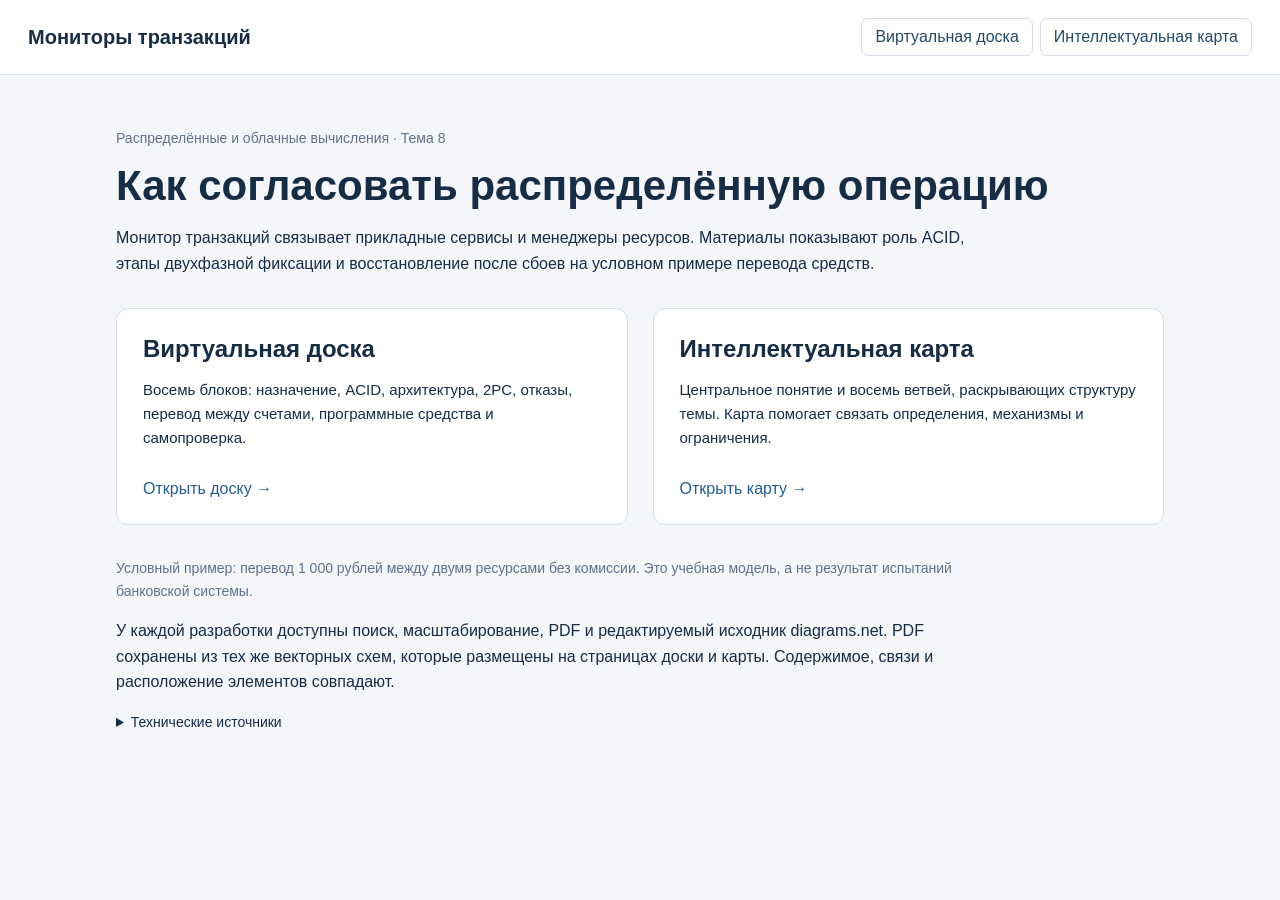
<file: index.html>
<!doctype html><html lang="ru"><head><meta charset="utf-8"><meta name="viewport" content="width=device-width,initial-scale=1"><title>Мониторы транзакций — учебные материалы</title><link rel="stylesheet" href="style.css"></head><body><header><strong>Мониторы транзакций</strong><nav><a href="board.html">Виртуальная доска</a><a href="mindmap.html">Интеллектуальная карта</a></nav></header><main class="overview"><div class="eyebrow">Распределённые и облачные вычисления · Тема 8</div><h1>Как согласовать распределённую операцию</h1><p>Монитор транзакций связывает прикладные сервисы и менеджеры ресурсов. Материалы показывают роль ACID, этапы двухфазной фиксации и восстановление после сбоев на условном примере перевода средств.</p><div class="choices"><a class="choice" href="board.html"><h2>Виртуальная доска</h2><p>Восемь блоков: назначение, ACID, архитектура, 2PC, отказы, перевод между счетами, программные средства и самопроверка.</p><span>Открыть доску →</span></a><a class="choice" href="mindmap.html"><h2>Интеллектуальная карта</h2><p>Центральное понятие и восемь ветвей, раскрывающих структуру темы. Карта помогает связать определения, механизмы и ограничения.</p><span>Открыть карту →</span></a></div><p class="meta">Условный пример: перевод 1 000 рублей между двумя ресурсами без комиссии. Это учебная модель, а не результат испытаний банковской системы.</p><p>У каждой разработки доступны поиск, масштабирование, PDF и редактируемый исходник diagrams.net. PDF сохранены из тех же векторных схем, которые размещены на страницах доски и карты. Содержимое, связи и расположение элементов совпадают.</p><details class="sources"><summary>Технические источники</summary><ol><li><a target="_blank" rel="noopener" href="https://www.ibm.com/docs/en/cics-tx/10.1.0?topic=processing-transactions-in-cics">Transactions in CICS</a> — IBM Documentation</li><li><a target="_blank" rel="noopener" href="https://docs.oracle.com/en/database/oracle/tuxedo/22/atmii/oracle-tuxedo-atmi-architecture1.html">Oracle Tuxedo ATMI Architecture</a> — Oracle Tuxedo 22c Documentation</li><li><a target="_blank" rel="noopener" href="https://help.perforce.com/sourcepro/current/HTML/dbxa/overview_theabstractxopendtpmodel.htm">The abstract X/Open DTP model</a> — Perforce SourcePro Documentation</li><li><a target="_blank" rel="noopener" href="https://learn.microsoft.com/en-us/openspecs/windows_protocols/ms-dtco/430845a4-6a4a-4b26-a483-45cd424a1718">MS-DTCO Introduction</a> — Microsoft Learn</li><li><a target="_blank" rel="noopener" href="https://arxiv.org/abs/cs/0408036">Gray J., Lamport L. Consensus on Transaction Commit</a> — arXiv, 2004</li><li><a target="_blank" rel="noopener" href="https://www.postgresql.org/docs/current/sql-prepare-transaction.html">PREPARE TRANSACTION</a> — PostgreSQL Documentation</li><li><a target="_blank" rel="noopener" href="https://docs.oracle.com/cd/E13161_01/tuxedo/docs10gr3/overview/atmi.html">Oracle Tuxedo ATMI Core Components</a> — Oracle Documentation</li><li><a target="_blank" rel="noopener" href="https://docs.aws.amazon.com/prescriptive-guidance/latest/cloud-design-patterns/saga-patterns.html">Saga patterns</a> — AWS Prescriptive Guidance</li><li><a target="_blank" rel="noopener" href="https://docs.aws.amazon.com/prescriptive-guidance/latest/cloud-design-patterns/transactional-outbox.html">Transactional outbox pattern</a> — AWS Prescriptive Guidance</li></ol></details></main></body></html>
</file>
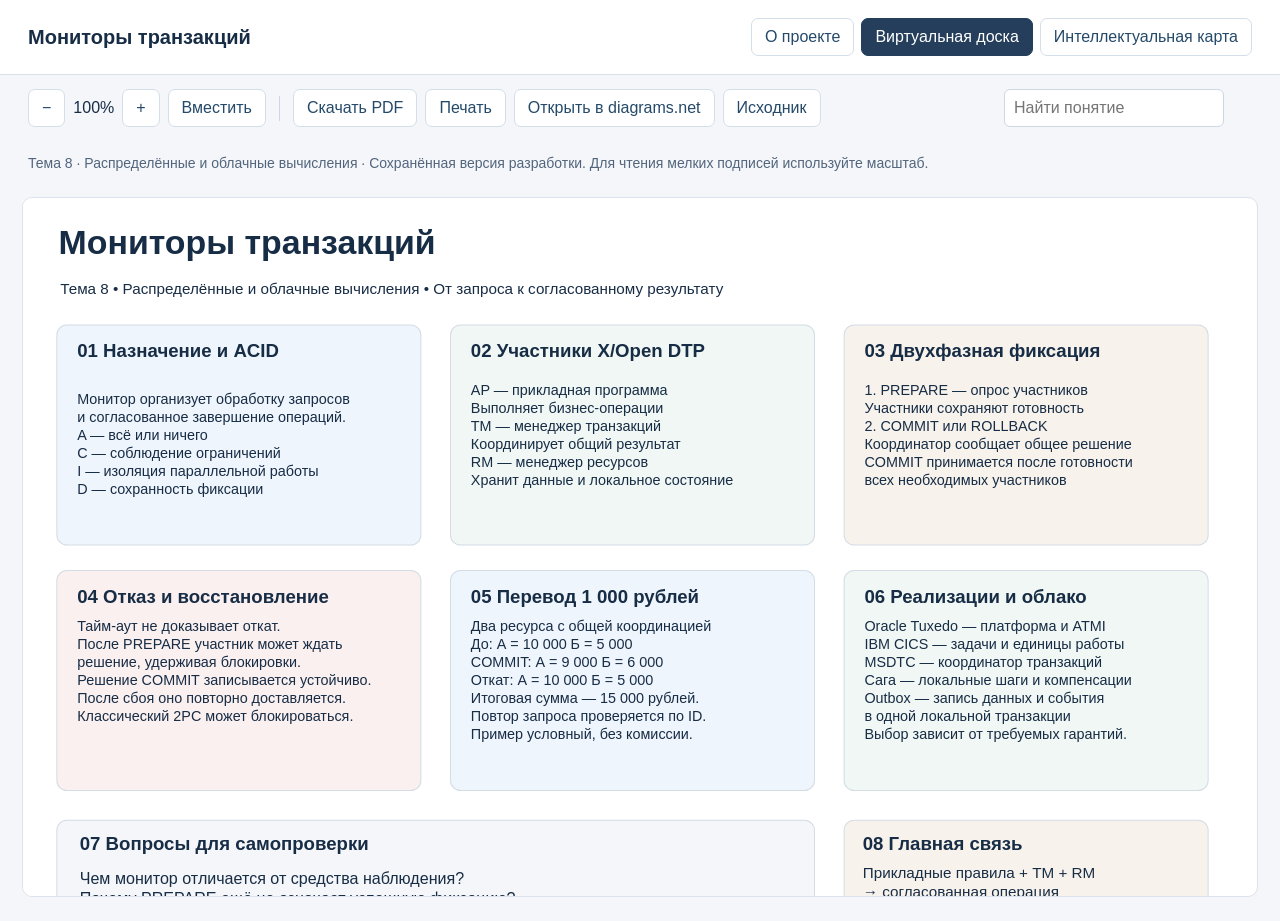
<file: board.html>
<!doctype html><html lang="ru"><head><meta charset="utf-8"><meta name="viewport" content="width=device-width,initial-scale=1"><meta name="description" content="Виртуальная доска по теме Мониторы транзакций"><title>Виртуальная доска — Мониторы транзакций</title><link rel="stylesheet" href="style.css"><style>@page{size:1440px 1000px;margin:0}@media print{html,body,.viewport,.sheet{width:1440px!important;height:1000px!important}}</style></head><body><header><strong>Мониторы транзакций</strong><nav><a href="index.html">О проекте</a><a href="board.html" aria-current="page">Виртуальная доска</a><a href="mindmap.html">Интеллектуальная карта</a></nav></header><div class="tools"><button id="minus" aria-label="Уменьшить">−</button><output id="scale">100%</output><button id="plus" aria-label="Увеличить">+</button><button id="fit">Вместить</button><span class="divider"></span><a href="board.pdf" download="Виртуальная доска.pdf">Скачать PDF</a><button id="print">Печать</button><a target="_blank" rel="noopener" href="https://app.diagrams.net/?lightbox=1&amp;edit=_blank&amp;layers=1&amp;nav=1#Uhttps%3A%2F%2Fotricalaqq.github.io%2Ftransaction-monitors-topic-8%2Fboard.drawio">Открыть в diagrams.net</a><a href="board.drawio" download="Виртуальная доска.drawio">Исходник</a><label><input id="search" placeholder="Найти понятие" aria-label="Поиск по схеме"></label><span id="results" class="no-results" role="status"></span></div><p class="caption">Тема 8 · Распределённые и облачные вычисления · Сохранённая версия разработки. Для чтения мелких подписей используйте масштаб.</p><main class="viewport"><div class="sheet"><svg xmlns="http://www.w3.org/2000/svg" role="img" aria-label="Виртуальная доска Мониторы транзакций" viewBox="0 0 1440 1000" id="diagram"><rect width="100%" height="100%" fill="#ffffff"/><g class="node" id="n1" data-text="Мониторы транзакций"><text x="42" y="66.100" text-anchor="start" font-family="Arial, sans-serif" font-size="40" font-weight="700" fill="#172C45"><tspan x="42" dy="0">Мониторы транзакций</tspan></text></g><g class="node" id="n2" data-text="Тема 8   •   Распределённые и облачные вычисления   •   От запроса к согласованному результату"><text x="44" y="113.120" text-anchor="start" font-family="Arial, sans-serif" font-size="18" font-weight="400" fill="#172C45"><tspan x="44" dy="0">Тема 8 • Распределённые и облачные вычисления • От запроса к согласованному результату</tspan></text></g><g class="node" id="n3" data-text=""><rect x="40" y="150" width="430" height="260" rx="12" fill="#EFF5FC" stroke="#D4DCE5" stroke-width="1.2"/><text x="255.0" y="286.120" text-anchor="middle" font-family="Arial, sans-serif" font-size="18" font-weight="400" fill="#172C45"><tspan x="255.0" dy="0"></tspan></text></g><g class="node" id="n4" data-text="01  Назначение и ACID"><text x="64" y="187.980" text-anchor="start" font-family="Arial, sans-serif" font-size="22" font-weight="700" fill="#172C45"><tspan x="64" dy="0">01 Назначение и ACID</tspan></text></g><g class="node" id="n5" data-text="Монитор организует обработку запросов
и согласованное завершение операций.

A — всё или ничего
C — соблюдение ограничений
I — изоляция параллельной работы
D — сохранность фиксации"><text x="64" y="243.030" text-anchor="start" font-family="Arial, sans-serif" font-size="17" font-weight="400" fill="#172C45"><tspan x="64" dy="0">Монитор организует обработку запросов</tspan><tspan x="64" dy="21.25">и согласованное завершение операций.</tspan><tspan x="64" dy="21.25"></tspan><tspan x="64" dy="21.25">A — всё или ничего</tspan><tspan x="64" dy="21.25">C — соблюдение ограничений</tspan><tspan x="64" dy="21.25">I — изоляция параллельной работы</tspan><tspan x="64" dy="21.25">D — сохранность фиксации</tspan></text></g><g class="node" id="n6" data-text=""><rect x="505" y="150" width="430" height="260" rx="12" fill="#F0F7F4" stroke="#D4DCE5" stroke-width="1.2"/><text x="720.0" y="286.120" text-anchor="middle" font-family="Arial, sans-serif" font-size="18" font-weight="400" fill="#172C45"><tspan x="720.0" dy="0"></tspan></text></g><g class="node" id="n7" data-text="02  Участники X/Open DTP"><text x="529" y="187.980" text-anchor="start" font-family="Arial, sans-serif" font-size="22" font-weight="700" fill="#172C45"><tspan x="529" dy="0">02 Участники X/Open DTP</tspan></text></g><g class="node" id="n8" data-text="AP — прикладная программа
Выполняет бизнес-операции

TM — менеджер транзакций
Координирует общий результат

RM — менеджер ресурсов
Хранит данные и локальное состояние"><text x="529" y="232.405" text-anchor="start" font-family="Arial, sans-serif" font-size="17" font-weight="400" fill="#172C45"><tspan x="529" dy="0">AP — прикладная программа</tspan><tspan x="529" dy="21.25">Выполняет бизнес-операции</tspan><tspan x="529" dy="21.25"></tspan><tspan x="529" dy="21.25">TM — менеджер транзакций</tspan><tspan x="529" dy="21.25">Координирует общий результат</tspan><tspan x="529" dy="21.25"></tspan><tspan x="529" dy="21.25">RM — менеджер ресурсов</tspan><tspan x="529" dy="21.25">Хранит данные и локальное состояние</tspan></text></g><g class="node" id="n9" data-text=""><rect x="970" y="150" width="430" height="260" rx="12" fill="#F7F3EC" stroke="#D4DCE5" stroke-width="1.2"/><text x="1185.0" y="286.120" text-anchor="middle" font-family="Arial, sans-serif" font-size="18" font-weight="400" fill="#172C45"><tspan x="1185.0" dy="0"></tspan></text></g><g class="node" id="n10" data-text="03  Двухфазная фиксация"><text x="994" y="187.980" text-anchor="start" font-family="Arial, sans-serif" font-size="22" font-weight="700" fill="#172C45"><tspan x="994" dy="0">03 Двухфазная фиксация</tspan></text></g><g class="node" id="n11" data-text="1. PREPARE — опрос участников
Участники сохраняют готовность

2. COMMIT или ROLLBACK
Координатор сообщает общее решение

COMMIT принимается после готовности
всех необходимых участников"><text x="994" y="232.405" text-anchor="start" font-family="Arial, sans-serif" font-size="17" font-weight="400" fill="#172C45"><tspan x="994" dy="0">1. PREPARE — опрос участников</tspan><tspan x="994" dy="21.25">Участники сохраняют готовность</tspan><tspan x="994" dy="21.25"></tspan><tspan x="994" dy="21.25">2. COMMIT или ROLLBACK</tspan><tspan x="994" dy="21.25">Координатор сообщает общее решение</tspan><tspan x="994" dy="21.25"></tspan><tspan x="994" dy="21.25">COMMIT принимается после готовности</tspan><tspan x="994" dy="21.25">всех необходимых участников</tspan></text></g><g class="node" id="n12" data-text=""><rect x="40" y="440" width="430" height="260" rx="12" fill="#FAF0EF" stroke="#D4DCE5" stroke-width="1.2"/><text x="255.0" y="576.120" text-anchor="middle" font-family="Arial, sans-serif" font-size="18" font-weight="400" fill="#172C45"><tspan x="255.0" dy="0"></tspan></text></g><g class="node" id="n13" data-text="04  Отказ и восстановление"><text x="64" y="477.980" text-anchor="start" font-family="Arial, sans-serif" font-size="22" font-weight="700" fill="#172C45"><tspan x="64" dy="0">04 Отказ и восстановление</tspan></text></g><g class="node" id="n14" data-text="Тайм-аут не доказывает откат.

После PREPARE участник может ждать
решение, удерживая блокировки.

Решение COMMIT записывается устойчиво.
После сбоя оно повторно доставляется.

Классический 2PC может блокироваться."><text x="64" y="511.780" text-anchor="start" font-family="Arial, sans-serif" font-size="17" font-weight="400" fill="#172C45"><tspan x="64" dy="0">Тайм-аут не доказывает откат.</tspan><tspan x="64" dy="21.25"></tspan><tspan x="64" dy="21.25">После PREPARE участник может ждать</tspan><tspan x="64" dy="21.25">решение, удерживая блокировки.</tspan><tspan x="64" dy="21.25"></tspan><tspan x="64" dy="21.25">Решение COMMIT записывается устойчиво.</tspan><tspan x="64" dy="21.25">После сбоя оно повторно доставляется.</tspan><tspan x="64" dy="21.25"></tspan><tspan x="64" dy="21.25">Классический 2PC может блокироваться.</tspan></text></g><g class="node" id="n15" data-text=""><rect x="505" y="440" width="430" height="260" rx="12" fill="#EFF5FC" stroke="#D4DCE5" stroke-width="1.2"/><text x="720.0" y="576.120" text-anchor="middle" font-family="Arial, sans-serif" font-size="18" font-weight="400" fill="#172C45"><tspan x="720.0" dy="0"></tspan></text></g><g class="node" id="n16" data-text="05  Перевод 1 000 рублей"><text x="529" y="477.980" text-anchor="start" font-family="Arial, sans-serif" font-size="22" font-weight="700" fill="#172C45"><tspan x="529" dy="0">05 Перевод 1 000 рублей</tspan></text></g><g class="node" id="n17" data-text="Два ресурса с общей координацией

До:     А = 10 000     Б = 5 000
COMMIT: А = 9 000      Б = 6 000
Откат:   А = 10 000     Б = 5 000

Итоговая сумма — 15 000 рублей.
Повтор запроса проверяется по ID.
Пример условный, без комиссии."><text x="529" y="511.780" text-anchor="start" font-family="Arial, sans-serif" font-size="17" font-weight="400" fill="#172C45"><tspan x="529" dy="0">Два ресурса с общей координацией</tspan><tspan x="529" dy="21.25"></tspan><tspan x="529" dy="21.25">До: А = 10 000 Б = 5 000</tspan><tspan x="529" dy="21.25">COMMIT: А = 9 000 Б = 6 000</tspan><tspan x="529" dy="21.25">Откат: А = 10 000 Б = 5 000</tspan><tspan x="529" dy="21.25"></tspan><tspan x="529" dy="21.25">Итоговая сумма — 15 000 рублей.</tspan><tspan x="529" dy="21.25">Повтор запроса проверяется по ID.</tspan><tspan x="529" dy="21.25">Пример условный, без комиссии.</tspan></text></g><g class="node" id="n18" data-text=""><rect x="970" y="440" width="430" height="260" rx="12" fill="#F0F7F4" stroke="#D4DCE5" stroke-width="1.2"/><text x="1185.0" y="576.120" text-anchor="middle" font-family="Arial, sans-serif" font-size="18" font-weight="400" fill="#172C45"><tspan x="1185.0" dy="0"></tspan></text></g><g class="node" id="n19" data-text="06  Реализации и облако"><text x="994" y="477.980" text-anchor="start" font-family="Arial, sans-serif" font-size="22" font-weight="700" fill="#172C45"><tspan x="994" dy="0">06 Реализации и облако</tspan></text></g><g class="node" id="n20" data-text="Oracle Tuxedo — платформа и ATMI
IBM CICS — задачи и единицы работы
MSDTC — координатор транзакций

Сага — локальные шаги и компенсации
Outbox — запись данных и события
в одной локальной транзакции

Выбор зависит от требуемых гарантий."><text x="994" y="511.780" text-anchor="start" font-family="Arial, sans-serif" font-size="17" font-weight="400" fill="#172C45"><tspan x="994" dy="0">Oracle Tuxedo — платформа и ATMI</tspan><tspan x="994" dy="21.25">IBM CICS — задачи и единицы работы</tspan><tspan x="994" dy="21.25">MSDTC — координатор транзакций</tspan><tspan x="994" dy="21.25"></tspan><tspan x="994" dy="21.25">Сага — локальные шаги и компенсации</tspan><tspan x="994" dy="21.25">Outbox — запись данных и события</tspan><tspan x="994" dy="21.25">в одной локальной транзакции</tspan><tspan x="994" dy="21.25"></tspan><tspan x="994" dy="21.25">Выбор зависит от требуемых гарантий.</tspan></text></g><g class="node" id="n21" data-text=""><rect x="40" y="735" width="895" height="170" rx="12" fill="#F4F6F9" stroke="#D4DCE5" stroke-width="1.2"/><text x="487.5" y="826.120" text-anchor="middle" font-family="Arial, sans-serif" font-size="18" font-weight="400" fill="#172C45"><tspan x="487.5" dy="0"></tspan></text></g><g class="node" id="n22" data-text="07  Вопросы для самопроверки"><text x="67" y="770.480" text-anchor="start" font-family="Arial, sans-serif" font-size="22" font-weight="700" fill="#172C45"><tspan x="67" dy="0">07 Вопросы для самопроверки</tspan></text></g><g class="node" id="n23" data-text="Чем монитор отличается от средства наблюдения?
Почему PREPARE ещё не означает успешную фиксацию?
Что делать, если ответ клиенту потерян после COMMIT?
Когда вместо общей ACID-транзакции уместна сага?"><text x="67" y="810.835" text-anchor="start" font-family="Arial, sans-serif" font-size="19" font-weight="400" fill="#172C45"><tspan x="67" dy="0">Чем монитор отличается от средства наблюдения?</tspan><tspan x="67" dy="23.75">Почему PREPARE ещё не означает успешную фиксацию?</tspan><tspan x="67" dy="23.75">Что делать, если ответ клиенту потерян после COMMIT?</tspan><tspan x="67" dy="23.75">Когда вместо общей ACID-транзакции уместна сага?</tspan></text></g><g class="node" id="n24" data-text=""><rect x="970" y="735" width="430" height="170" rx="12" fill="#F7F3EC" stroke="#D4DCE5" stroke-width="1.2"/><text x="1185.0" y="826.120" text-anchor="middle" font-family="Arial, sans-serif" font-size="18" font-weight="400" fill="#172C45"><tspan x="1185.0" dy="0"></tspan></text></g><g class="node" id="n25" data-text="08  Главная связь"><text x="992" y="770.480" text-anchor="start" font-family="Arial, sans-serif" font-size="22" font-weight="700" fill="#172C45"><tspan x="992" dy="0">08 Главная связь</tspan></text></g><g class="node" id="n26" data-text="Прикладные правила + TM + RM
→ согласованная операция

2PC обеспечивает атомарный итог,
а изоляцию проверяют отдельно."><text x="992" y="803.620" text-anchor="start" font-family="Arial, sans-serif" font-size="18" font-weight="400" fill="#172C45"><tspan x="992" dy="0">Прикладные правила + TM + RM</tspan><tspan x="992" dy="22.5">→ согласованная операция</tspan><tspan x="992" dy="22.5"></tspan><tspan x="992" dy="22.5">2PC обеспечивает атомарный итог,</tspan><tspan x="992" dy="22.5">а изоляцию проверяют отдельно.</tspan></text></g><g class="node" id="n27" data-text="Источники: IBM CICS; Oracle Tuxedo; Microsoft MS-DTCO; PostgreSQL; Gray и Lamport; AWS. Подробные ссылки — в отчёте."><text x="47" y="955.760" text-anchor="start" font-family="Arial, sans-serif" font-size="14" font-weight="400" fill="#52657C"><tspan x="47" dy="0">Источники: IBM CICS; Oracle Tuxedo; Microsoft MS-DTCO; PostgreSQL; Gray и Lamport; AWS. Подробные ссылки — в отчёте.</tspan></text></g></svg></div></main><script src="viewer.js"></script></body></html>
</file>
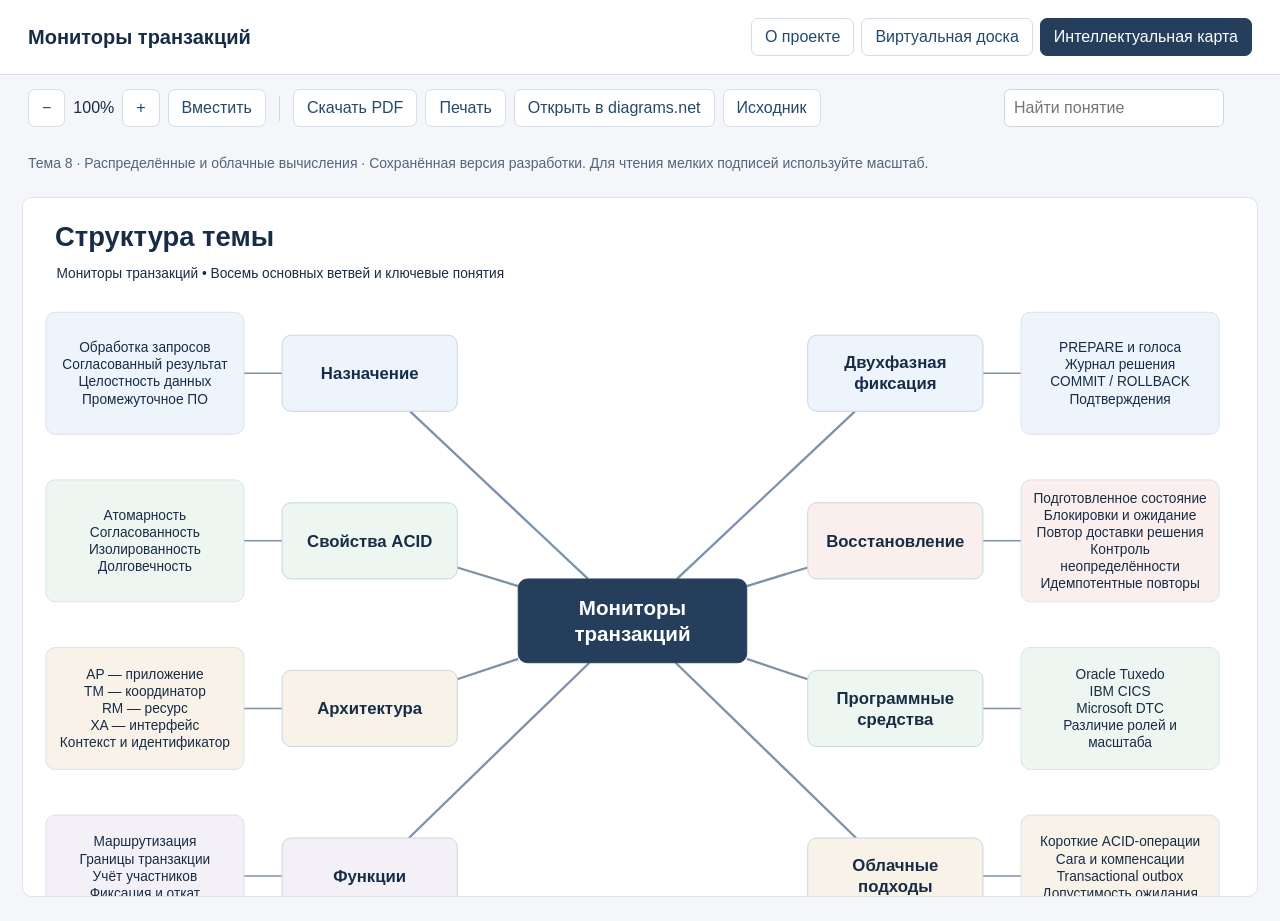
<file: mindmap.html>
<!doctype html><html lang="ru"><head><meta charset="utf-8"><meta name="viewport" content="width=device-width,initial-scale=1"><meta name="description" content="Интеллектуальная карта по теме Мониторы транзакций"><title>Интеллектуальная карта — Мониторы транзакций</title><link rel="stylesheet" href="style.css"><style>@page{size:1600px 1100px;margin:0}@media print{html,body,.viewport,.sheet{width:1600px!important;height:1100px!important}}</style></head><body><header><strong>Мониторы транзакций</strong><nav><a href="index.html">О проекте</a><a href="board.html">Виртуальная доска</a><a href="mindmap.html" aria-current="page">Интеллектуальная карта</a></nav></header><div class="tools"><button id="minus" aria-label="Уменьшить">−</button><output id="scale">100%</output><button id="plus" aria-label="Увеличить">+</button><button id="fit">Вместить</button><span class="divider"></span><a href="mindmap.pdf" download="Интеллектуальная карта.pdf">Скачать PDF</a><button id="print">Печать</button><a target="_blank" rel="noopener" href="https://app.diagrams.net/?lightbox=1&amp;edit=_blank&amp;layers=1&amp;nav=1#Uhttps%3A%2F%2Fotricalaqq.github.io%2Ftransaction-monitors-topic-8%2Fmindmap.drawio">Открыть в diagrams.net</a><a href="mindmap.drawio" download="Интеллектуальная карта.drawio">Исходник</a><label><input id="search" placeholder="Найти понятие" aria-label="Поиск по схеме"></label><span id="results" class="no-results" role="status"></span></div><p class="caption">Тема 8 · Распределённые и облачные вычисления · Сохранённая версия разработки. Для чтения мелких подписей используйте масштаб.</p><main class="viewport"><div class="sheet"><svg xmlns="http://www.w3.org/2000/svg" role="img" aria-label="Интеллектуальная карта Мониторы транзакций" viewBox="0 0 1600 1100" id="diagram"><rect width="100%" height="100%" fill="#ffffff"/><path class="edge" data-source="n3" data-target="n4" d="M 741.615 500.000 L 508.077 280.000" stroke="#7C91AA" stroke-width="3" fill="none"/><path class="edge" data-source="n4" data-target="n5" d="M 340.000 230.000 L 290.000 230.000" stroke="#7C91AA" stroke-width="2" fill="none"/><path class="edge" data-source="n3" data-target="n6" d="M 650.000 509.348 L 570.000 485.000" stroke="#7C91AA" stroke-width="3" fill="none"/><path class="edge" data-source="n6" data-target="n7" d="M 340.000 450.000 L 290.000 450.000" stroke="#7C91AA" stroke-width="2" fill="none"/><path class="edge" data-source="n3" data-target="n8" d="M 650.000 605.000 L 570.000 631.667" stroke="#7C91AA" stroke-width="3" fill="none"/><path class="edge" data-source="n8" data-target="n9" d="M 340.000 670.000 L 290.000 670.000" stroke="#7C91AA" stroke-width="2" fill="none"/><path class="edge" data-source="n3" data-target="n10" d="M 743.358 610.000 L 506.493 840.000" stroke="#7C91AA" stroke-width="3" fill="none"/><path class="edge" data-source="n10" data-target="n11" d="M 340.000 890.000 L 290.000 890.000" stroke="#7C91AA" stroke-width="2" fill="none"/><path class="edge" data-source="n3" data-target="n12" d="M 858.385 500.000 L 1091.923 280.000" stroke="#7C91AA" stroke-width="3" fill="none"/><path class="edge" data-source="n12" data-target="n13" d="M 1260.000 230.000 L 1310.000 230.000" stroke="#7C91AA" stroke-width="2" fill="none"/><path class="edge" data-source="n3" data-target="n14" d="M 950.000 509.348 L 1030.000 485.000" stroke="#7C91AA" stroke-width="3" fill="none"/><path class="edge" data-source="n14" data-target="n15" d="M 1260.000 450.000 L 1310.000 450.000" stroke="#7C91AA" stroke-width="2" fill="none"/><path class="edge" data-source="n3" data-target="n16" d="M 950.000 605.000 L 1030.000 631.667" stroke="#7C91AA" stroke-width="3" fill="none"/><path class="edge" data-source="n16" data-target="n17" d="M 1260.000 670.000 L 1310.000 670.000" stroke="#7C91AA" stroke-width="2" fill="none"/><path class="edge" data-source="n3" data-target="n18" d="M 856.642 610.000 L 1093.507 840.000" stroke="#7C91AA" stroke-width="3" fill="none"/><path class="edge" data-source="n18" data-target="n19" d="M 1260.000 890.000 L 1310.000 890.000" stroke="#7C91AA" stroke-width="2" fill="none"/><g class="node" id="n1" data-text="Структура темы"><text x="42" y="62.740" text-anchor="start" font-family="Arial, sans-serif" font-size="36" font-weight="700" fill="#172C45"><tspan x="42" dy="0">Структура темы</tspan></text></g><g class="node" id="n2" data-text="Мониторы транзакций   •   Восемь основных ветвей и ключевые понятия"><text x="44" y="105.120" text-anchor="start" font-family="Arial, sans-serif" font-size="18" font-weight="400" fill="#172C45"><tspan x="44" dy="0">Мониторы транзакций • Восемь основных ветвей и ключевые понятия</tspan></text></g><g class="node" id="n3" data-text="Мониторы
транзакций"><rect x="650" y="500" width="300" height="110" rx="12" fill="#243E5B" stroke="#243E5B" stroke-width="1.2"/><text x="800.0" y="547.305" text-anchor="middle" font-family="Arial, sans-serif" font-size="27" font-weight="700" fill="#FFFFFF"><tspan x="800.0" dy="0">Мониторы</tspan><tspan x="800.0" dy="33.75">транзакций</tspan></text></g><g class="node" id="n4" data-text="Назначение"><rect x="340" y="180" width="230" height="100" rx="12" fill="#EDF4FC" stroke="#C6D3E1" stroke-width="1.2"/><text x="455.0" y="237.480" text-anchor="middle" font-family="Arial, sans-serif" font-size="22" font-weight="700" fill="#172C45"><tspan x="455.0" dy="0">Назначение</tspan></text></g><g class="node" id="n5" data-text="Обработка запросов
Согласованный результат
Целостность данных
Промежуточное ПО"><rect x="30" y="150" width="260" height="160" rx="12" fill="#EDF4FC" stroke="#D8E0E8" stroke-width="1.2"/><text x="160.0" y="202.370" text-anchor="middle" font-family="Arial, sans-serif" font-size="18" font-weight="400" fill="#172C45"><tspan x="160.0" dy="0">Обработка запросов</tspan><tspan x="160.0" dy="22.5">Согласованный результат</tspan><tspan x="160.0" dy="22.5">Целостность данных</tspan><tspan x="160.0" dy="22.5">Промежуточное ПО</tspan></text></g><g class="node" id="n6" data-text="Свойства ACID"><rect x="340" y="400" width="230" height="100" rx="12" fill="#EEF6F1" stroke="#C6D3E1" stroke-width="1.2"/><text x="455.0" y="457.480" text-anchor="middle" font-family="Arial, sans-serif" font-size="22" font-weight="700" fill="#172C45"><tspan x="455.0" dy="0">Свойства ACID</tspan></text></g><g class="node" id="n7" data-text="Атомарность
Согласованность
Изолированность
Долговечность"><rect x="30" y="370" width="260" height="160" rx="12" fill="#EEF6F1" stroke="#D8E0E8" stroke-width="1.2"/><text x="160.0" y="422.370" text-anchor="middle" font-family="Arial, sans-serif" font-size="18" font-weight="400" fill="#172C45"><tspan x="160.0" dy="0">Атомарность</tspan><tspan x="160.0" dy="22.5">Согласованность</tspan><tspan x="160.0" dy="22.5">Изолированность</tspan><tspan x="160.0" dy="22.5">Долговечность</tspan></text></g><g class="node" id="n8" data-text="Архитектура"><rect x="340" y="620" width="230" height="100" rx="12" fill="#F8F2E8" stroke="#C6D3E1" stroke-width="1.2"/><text x="455.0" y="677.480" text-anchor="middle" font-family="Arial, sans-serif" font-size="22" font-weight="700" fill="#172C45"><tspan x="455.0" dy="0">Архитектура</tspan></text></g><g class="node" id="n9" data-text="AP — приложение
TM — координатор
RM — ресурс
XA — интерфейс
Контекст и идентификатор"><rect x="30" y="590" width="260" height="160" rx="12" fill="#F8F2E8" stroke="#D8E0E8" stroke-width="1.2"/><text x="160.0" y="631.120" text-anchor="middle" font-family="Arial, sans-serif" font-size="18" font-weight="400" fill="#172C45"><tspan x="160.0" dy="0">AP — приложение</tspan><tspan x="160.0" dy="22.5">TM — координатор</tspan><tspan x="160.0" dy="22.5">RM — ресурс</tspan><tspan x="160.0" dy="22.5">XA — интерфейс</tspan><tspan x="160.0" dy="22.5">Контекст и идентификатор</tspan></text></g><g class="node" id="n10" data-text="Функции"><rect x="340" y="840" width="230" height="100" rx="12" fill="#F4F0F8" stroke="#C6D3E1" stroke-width="1.2"/><text x="455.0" y="897.480" text-anchor="middle" font-family="Arial, sans-serif" font-size="22" font-weight="700" fill="#172C45"><tspan x="455.0" dy="0">Функции</tspan></text></g><g class="node" id="n11" data-text="Маршрутизация
Границы транзакции
Учёт участников
Фиксация и откат
Администрирование"><rect x="30" y="810" width="260" height="160" rx="12" fill="#F4F0F8" stroke="#D8E0E8" stroke-width="1.2"/><text x="160.0" y="851.120" text-anchor="middle" font-family="Arial, sans-serif" font-size="18" font-weight="400" fill="#172C45"><tspan x="160.0" dy="0">Маршрутизация</tspan><tspan x="160.0" dy="22.5">Границы транзакции</tspan><tspan x="160.0" dy="22.5">Учёт участников</tspan><tspan x="160.0" dy="22.5">Фиксация и откат</tspan><tspan x="160.0" dy="22.5">Администрирование</tspan></text></g><g class="node" id="n12" data-text="Двухфазная
фиксация"><rect x="1030" y="180" width="230" height="100" rx="12" fill="#EDF4FC" stroke="#C6D3E1" stroke-width="1.2"/><text x="1145.0" y="223.730" text-anchor="middle" font-family="Arial, sans-serif" font-size="22" font-weight="700" fill="#172C45"><tspan x="1145.0" dy="0">Двухфазная</tspan><tspan x="1145.0" dy="27.5">фиксация</tspan></text></g><g class="node" id="n13" data-text="PREPARE и голоса
Журнал решения
COMMIT / ROLLBACK
Подтверждения"><rect x="1310" y="150" width="260" height="160" rx="12" fill="#EDF4FC" stroke="#D8E0E8" stroke-width="1.2"/><text x="1440.0" y="202.370" text-anchor="middle" font-family="Arial, sans-serif" font-size="18" font-weight="400" fill="#172C45"><tspan x="1440.0" dy="0">PREPARE и голоса</tspan><tspan x="1440.0" dy="22.5">Журнал решения</tspan><tspan x="1440.0" dy="22.5">COMMIT / ROLLBACK</tspan><tspan x="1440.0" dy="22.5">Подтверждения</tspan></text></g><g class="node" id="n14" data-text="Восстановление"><rect x="1030" y="400" width="230" height="100" rx="12" fill="#FAEFEC" stroke="#C6D3E1" stroke-width="1.2"/><text x="1145.0" y="457.480" text-anchor="middle" font-family="Arial, sans-serif" font-size="22" font-weight="700" fill="#172C45"><tspan x="1145.0" dy="0">Восстановление</tspan></text></g><g class="node" id="n15" data-text="Подготовленное состояние
Блокировки и ожидание
Повтор доставки решения
Контроль неопределённости
Идемпотентные повторы"><rect x="1310" y="370" width="260" height="160" rx="12" fill="#FAEFEC" stroke="#D8E0E8" stroke-width="1.2"/><text x="1440.0" y="399.870" text-anchor="middle" font-family="Arial, sans-serif" font-size="18" font-weight="400" fill="#172C45"><tspan x="1440.0" dy="0">Подготовленное состояние</tspan><tspan x="1440.0" dy="22.5">Блокировки и ожидание</tspan><tspan x="1440.0" dy="22.5">Повтор доставки решения</tspan><tspan x="1440.0" dy="22.5">Контроль</tspan><tspan x="1440.0" dy="22.5">неопределённости</tspan><tspan x="1440.0" dy="22.5">Идемпотентные повторы</tspan></text></g><g class="node" id="n16" data-text="Программные
средства"><rect x="1030" y="620" width="230" height="100" rx="12" fill="#EEF6F1" stroke="#C6D3E1" stroke-width="1.2"/><text x="1145.0" y="663.730" text-anchor="middle" font-family="Arial, sans-serif" font-size="22" font-weight="700" fill="#172C45"><tspan x="1145.0" dy="0">Программные</tspan><tspan x="1145.0" dy="27.5">средства</tspan></text></g><g class="node" id="n17" data-text="Oracle Tuxedo
IBM CICS
Microsoft DTC
Различие ролей и масштаба"><rect x="1310" y="590" width="260" height="160" rx="12" fill="#EEF6F1" stroke="#D8E0E8" stroke-width="1.2"/><text x="1440.0" y="631.120" text-anchor="middle" font-family="Arial, sans-serif" font-size="18" font-weight="400" fill="#172C45"><tspan x="1440.0" dy="0">Oracle Tuxedo</tspan><tspan x="1440.0" dy="22.5">IBM CICS</tspan><tspan x="1440.0" dy="22.5">Microsoft DTC</tspan><tspan x="1440.0" dy="22.5">Различие ролей и</tspan><tspan x="1440.0" dy="22.5">масштаба</tspan></text></g><g class="node" id="n18" data-text="Облачные
подходы"><rect x="1030" y="840" width="230" height="100" rx="12" fill="#F8F2E8" stroke="#C6D3E1" stroke-width="1.2"/><text x="1145.0" y="883.730" text-anchor="middle" font-family="Arial, sans-serif" font-size="22" font-weight="700" fill="#172C45"><tspan x="1145.0" dy="0">Облачные</tspan><tspan x="1145.0" dy="27.5">подходы</tspan></text></g><g class="node" id="n19" data-text="Короткие ACID-операции
Сага и компенсации
Transactional outbox
Допустимость ожидания
Границы гарантий"><rect x="1310" y="810" width="260" height="160" rx="12" fill="#F8F2E8" stroke="#D8E0E8" stroke-width="1.2"/><text x="1440.0" y="851.120" text-anchor="middle" font-family="Arial, sans-serif" font-size="18" font-weight="400" fill="#172C45"><tspan x="1440.0" dy="0">Короткие ACID-операции</tspan><tspan x="1440.0" dy="22.5">Сага и компенсации</tspan><tspan x="1440.0" dy="22.5">Transactional outbox</tspan><tspan x="1440.0" dy="22.5">Допустимость ожидания</tspan><tspan x="1440.0" dy="22.5">Границы гарантий</tspan></text></g><g class="node" id="n20" data-text="Источники: техническая документация IBM, Oracle, Microsoft, PostgreSQL, AWS; исследование Gray и Lamport. Подробные ссылки — в отчёте."><text x="42" y="1047.600" text-anchor="start" font-family="Arial, sans-serif" font-size="15" font-weight="400" fill="#52657C"><tspan x="42" dy="0">Источники: техническая документация IBM, Oracle, Microsoft, PostgreSQL, AWS; исследование Gray и Lamport. Подробные ссылки — в отчёте.</tspan></text></g></svg></div></main><script src="viewer.js"></script></body></html>
</file>
<file: style.css>
*{box-sizing:border-box}html,body{margin:0;color:#172c45;font-family:Arial,sans-serif;background:#f4f6fa}header{background:#fff;border-bottom:1px solid #d9e0e8;padding:18px 28px;display:flex;gap:20px;align-items:center;flex-wrap:wrap}header strong{font-size:20px}nav{display:flex;gap:7px;flex-wrap:wrap;margin-left:auto}a,button{font:inherit}nav a,.tools a,.tools button{color:#244969;text-decoration:none;padding:9px 13px;border:1px solid #d3dee9;border-radius:7px;background:#fff;cursor:pointer}nav a[aria-current=page]{background:#243e5b;color:#fff;border-color:#243e5b}.tools{display:flex;gap:8px;align-items:center;padding:14px 28px;flex-wrap:wrap}.tools .divider{width:1px;height:25px;background:#ccd7e3;margin:0 5px}.tools label{margin-left:auto}input{font:inherit;border:1px solid #ccd7e3;border-radius:6px;padding:9px;width:220px}.caption{padding:0 28px 12px;font-size:14px;color:#52657c}.viewport{margin:0 22px 24px;background:#fff;border:1px solid #dbe2eb;border-radius:10px;overflow:auto;max-height:calc(100vh - 200px);min-height:350px;scrollbar-gutter:stable}.sheet{width:100%;min-width:650px;display:block;background:white}.sheet svg{display:block;width:100%;height:auto}.node.match rect{stroke:#b97c14;stroke-width:4}.node.dim{opacity:.15}.node rect{transition:stroke .15s}.overview{max-width:1100px;margin:55px auto;padding:0 26px}.overview h1{font-size:42px;line-height:1.12;margin:16px 0}.overview p{max-width:850px;line-height:1.6}.eyebrow{color:#60728a;font-size:14px}.choices{display:grid;grid-template-columns:1fr 1fr;gap:25px;margin:32px 0}.choice{background:#fff;border:1px solid #d3dee9;border-radius:12px;padding:26px;text-decoration:none;color:inherit}.choice h2{margin:0 0 14px}.choice p{font-size:15px;line-height:1.6}.choice span{display:inline-block;margin-top:15px;color:#245e91}.meta{color:#60728a;font-size:14px}.sources{font-size:14px;line-height:1.6;padding-bottom:25px}.sources a{color:#245e91}.disabled-note{font-size:14px;color:#52657c}.no-results{color:#a16b13;min-width:20px}@media(max-width:650px){header,.tools{padding:14px}nav{margin-left:0}.caption{padding:0 14px 10px}.viewport{margin:0 10px 15px;max-height:calc(100vh - 270px)}.choices{grid-template-columns:1fr}.overview h1{font-size:32px}.tools label{margin-left:0}}@media print{html,body{background:white!important}header,.tools,.caption{display:none!important}.viewport{margin:0!important;border:0!important;border-radius:0!important;max-height:none!important;overflow:visible!important;min-height:0!important}.sheet{min-width:0!important;width:100%!important}.node{opacity:1!important}.node.match rect{stroke-width:1.2!important;stroke:#d3dee9!important}}
</file>
